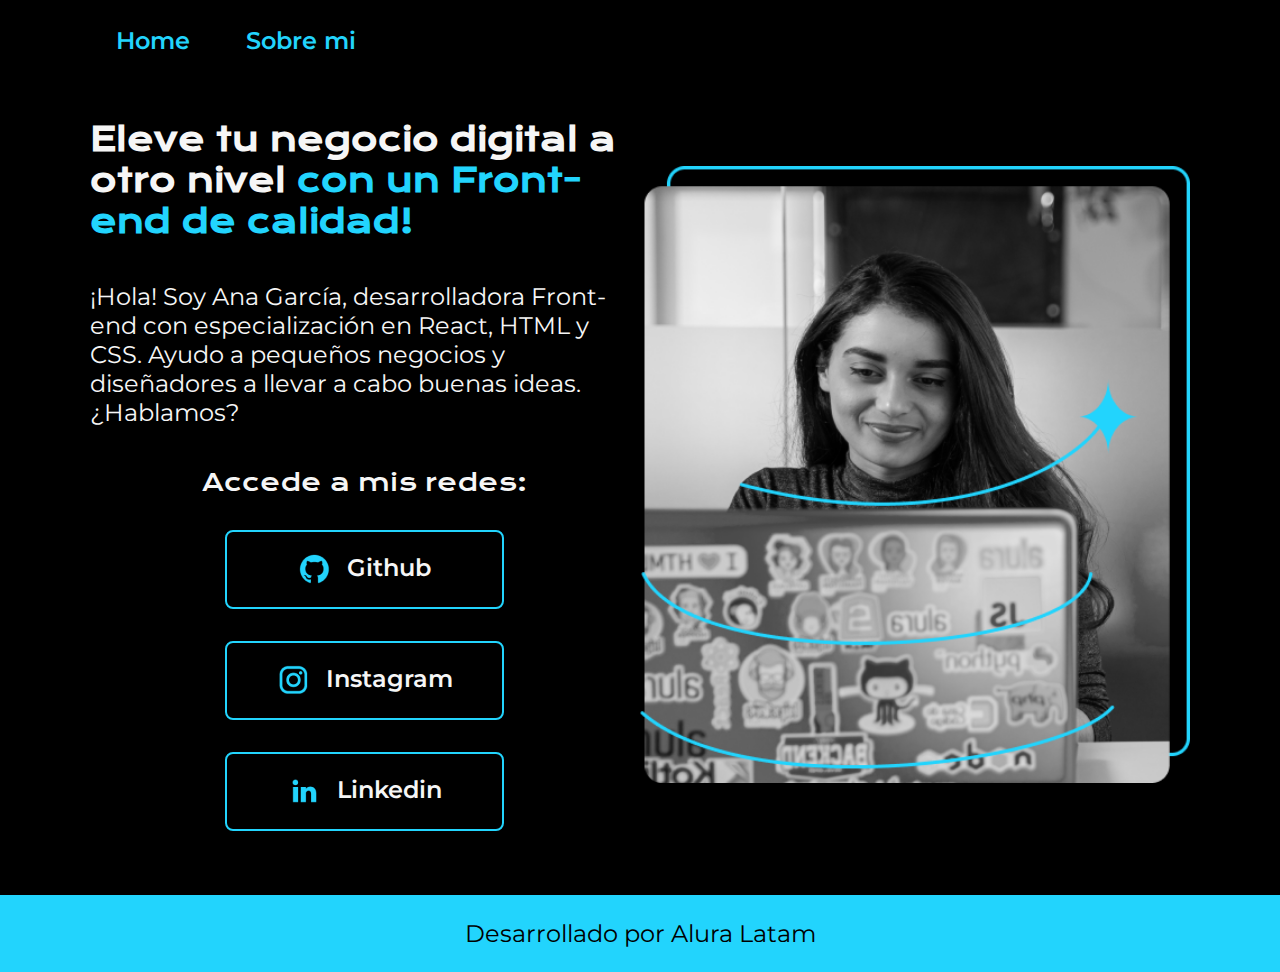
<file: index.html>
<!DOCTYPE html>
<html lang="es-mx">
<head>
    <meta charset="UTF-8">
    <meta http-equiv="X-UA-Compatible" content="IE=edge">
    <meta name="viewport" content="width=device-width, initial-scale=1.0">
    <title>Portafolio</title>
    <link rel="stylesheet" href="./styles/style.css">
</head>
<body>
    <header class="header">
        <nav class="header__menu"></nav>
        <a class="header__menu__link" href="index.html">Home</a>
        <a class="header__menu__link" href="about.html">Sobre mi</a>

    </header>
    <main class="presentación">
        <section class="presentación__contenido">
        <h1 class="presentación__contenido__título">
            Eleve tu negocio digital a otro nivel <strong class="título-destaque"> con un Front-end de calidad!
        </strong></h1>
        <p class="presentación__contenido__texto">
            ¡Hola! Soy Ana García, desarrolladora Front-end con especialización en React, 
            HTML y CSS. Ayudo a pequeños negocios y diseñadores a llevar a cabo buenas ideas. ¿Hablamos?
        </p>
        <div class="presentación__enlaces"> 
            <h2 class="presentación__enlaces__subtitulos"> Accede a mis redes:</h2>
            <a class="presentación__enlaces__link" href="https://github.com/">
                <img src="./assets/github.png">Github</a>
            <a class="presentación__enlaces__link" href="https://www.instagram.com/">
                <img src="./assets/instagram.png">Instagram</a>
             <a class="presentación__enlaces__link" href="https://www.linkedin.com/">
                    <img src="./assets/linkedin.png">Linkedin</a>
        </div>


    </section>
        <img class="presentación__imagen" src="./assets/Imagem.png" alt="Imagen de Ana García trabajando">
    </main>
    <footer class="footer">
        <p>Desarrollado por Alura Latam</p>
    </footer>
</body>
</html>
</file>
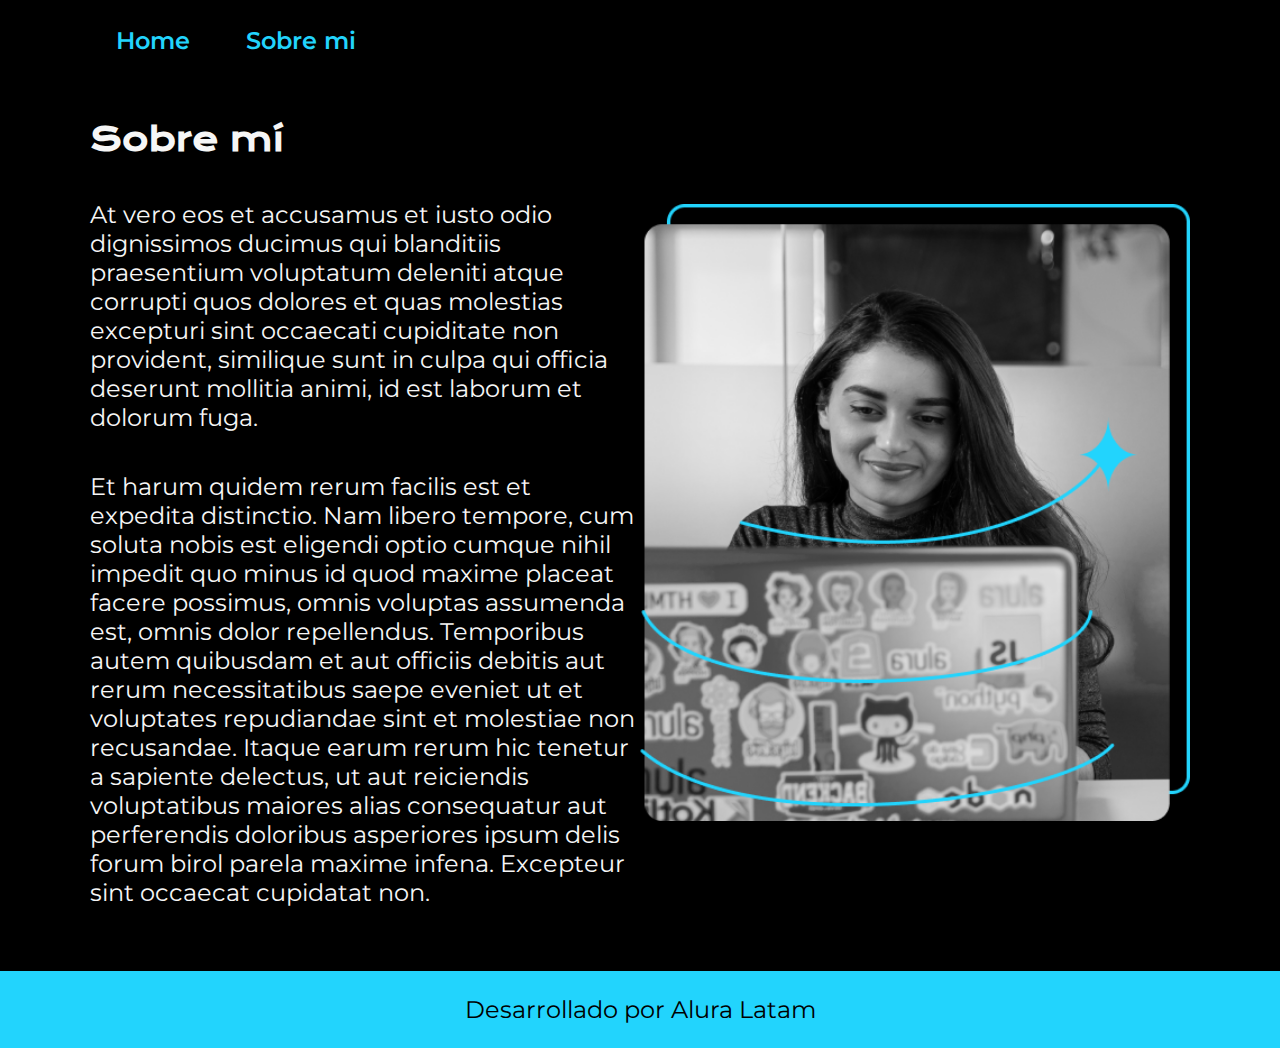
<file: about.html>
<!DOCTYPE html>
<html lang="es-mx">
<head>
    <meta charset="UTF-8">
    <meta http-equiv="X-UA-Compatible" content="IE=edge">
    <meta name="viewport" content="width=device-width, initial-scale=1.0">
    <title>Sobre mi</title>
    <link rel="stylesheet" href="./styles/style.css">
</head>
<body>
    <header class="header">
        <nav class="header__menu"></nav>
        <a class="header__menu__link" href="index.html">Home</a>
        <a class="header__menu__link" href="about.html">Sobre mi</a>

    </header>
    <main class="presentación">
        <section class="presentación__contenido">
        <h1 class="presentación__contenido__título">Sobre mí</h1>
        <p class="presentación__contenido__texto">At vero eos et accusamus et iusto odio dignissimos ducimus qui blanditiis 
            praesentium voluptatum deleniti atque corrupti quos dolores et quas molestias 
            excepturi sint occaecati cupiditate non provident, similique sunt in culpa qui officia
            deserunt mollitia animi, id est laborum et dolorum fuga.</p>

        <p class="presentación__contenido__texto">Et harum quidem rerum facilis est et expedita distinctio. Nam libero tempore, 
            cum soluta nobis est eligendi optio cumque nihil impedit quo minus id quod maxime 
            placeat facere possimus, omnis voluptas assumenda est, omnis dolor repellendus. Temporibus 
            autem quibusdam et aut officiis debitis aut rerum necessitatibus saepe eveniet ut et voluptates
             repudiandae sint et molestiae non recusandae. Itaque earum rerum hic tenetur a sapiente delectus,
              ut aut reiciendis voluptatibus maiores alias consequatur aut perferendis doloribus asperiores 
              ipsum delis forum birol parela maxime infena. Excepteur sint occaecat cupidatat non.</p>

    </section>
        <img class="presentación__imagen" src="./assets/Imagem.png" alt="Imagen de Ana García trabajando">
    </main>
    <footer class="footer">
        <p>Desarrollado por Alura Latam</p>
    </footer>
</body>
</html>
</file>
<file: styles/style.css>
@import url('https://fonts.googleapis.com/css2?family=Krona+One&family=Montserrat:ital,wght@0,100..900;1,100..900&display=swap');

:root {
    --color-primario: #000000;
    --color-secundario: #f6f6f6;
    --color-terciario: #22d4fd;
    --color-hover: #272727;

    --fuente-montserrat: "Montserrat", sans-serif;
    --fuente-krona: "Krona One", sans-serif;
}

* {
    padding: 0;
    margin: 0;
    
}
body {
    box-sizing: border-box;
    background-color: var(--color-primario);
    color: var(--color-secundario);
    
}   
.header {
    padding: 2% 0% 0% 7%;
    
}
.header__menu {
    display: flex;
    gap: 80px;
}
.header__menu__link {
    font-family: var(--fuente-montserrat);
    font-size: 1.5rem;
    font-weight: 600;
    color: var(--color-terciario);
    text-decoration: none;
    padding: 26px;
    
}
.presentación{
    padding: 5% 7%;
    display: flex;
    align-items: center;
    justify-content: space-between;
}
.presentación__contenido{
    width: 50%;
    display: flex;
    flex-direction: column;
    gap: 40px;
}
.presentación__contenido__título{
    font-size: 2rem;
    font-family: var(--fuente-krona);
}
.título-destaque {
    color: var(--color-terciario)
}
.presentación__contenido__texto{
    font-size: 1.5rem;
    font-family: var(--fuente-montserrat);
}
.presentación__enlaces{
    display: flex;
    flex-direction: column;
    justify-content: space-between;    
    align-items: center;
    gap: 32px;
    
}
.presentación__enlaces__subtitulos{
    font-family: var(--fuente-krona);
    font-weight:400;
    font-size: 1.5rem;
    

}
.presentación__enlaces__link{
    display: flex;
    justify-content: center;
    gap: 16px;
    border: 2px solid var(--color-terciario);
    width: 50%;
    text-align: center;
    border-radius: 8px;
    font-size: 1.5rem;
    font-weight: 600;
    padding: 21.5px 0;
    text-decoration: none;
    color: var(--color-secundario);
    font-family: var(--fuente-montserrat);
    
    
    
}
.presentación__enlaces__link:hover{
    cursor: pointer;
    background-color: var(--color-hover);
}
.presentación__imagen {
    width: 50%;
}
.footer {
    color: var(--color-primario);
    background-color: var(--color-terciario);
    padding: 24px;    
    text-align: center;
    font-family: var(--fuente-montserrat);
    font-size: 1.5rem;
    font-weight: 400;
}

@media (max-width: 1200px) {

    .header {
        padding: 10% 0 !important;
        display: flex !important;
        justify-content: center !important;
        align-items: center !important;
        width: 100% !important;
        max-width: 100% !important;
    }

    .header__menu {
        justify-content: center;
    }

    .presentación {
        flex-direction: column-reverse;
        padding: 5%;
    }
    .presentación__contenido{
        width: auto;
    }
    
  }
</file>
